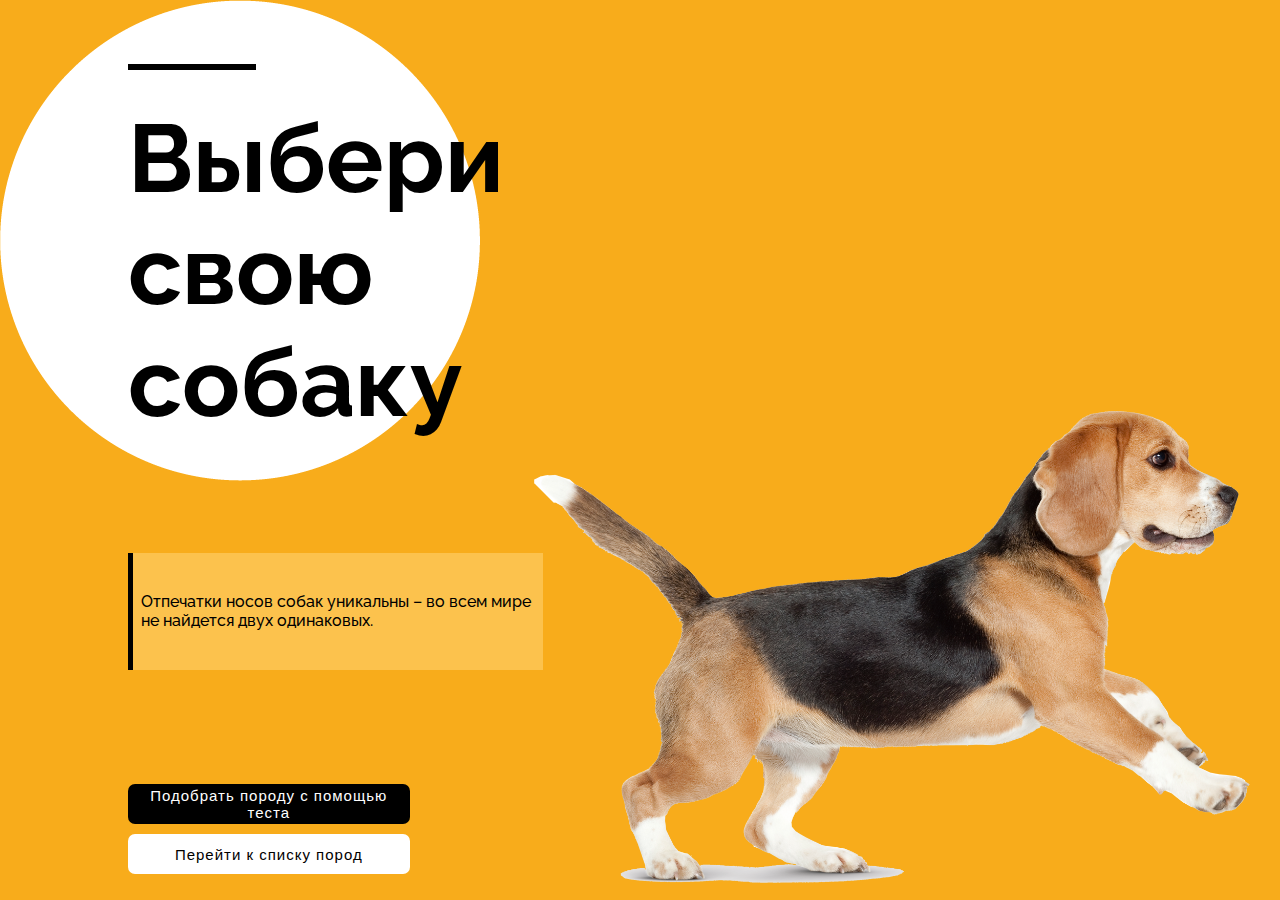
<file: index.html>
<!DOCTYPE html>
    <head>
        <meta charset = "UTF-8">
        <meta name="viewport" content="width=device-width,initial-scale=1">
        <link rel="stylesheet" type="text/css" href="styles/style.css">
        <link rel="preconnect" href="https://fonts.gstatic.com">
        <link href="https://fonts.googleapis.com/css2?family=Raleway:ital,wght@0,100;0,200;0,300;0,400;0,500;0,600;0,700;0,800;0,900;1,100;1,200;1,300;1,400;1,500;1,600;1,700;1,800;1,900&display=swap" rel="stylesheet">  
        <link rel="preconnect" href="https://fonts.gstatic.com">
        <link href="https://fonts.googleapis.com/css2?family=Oswald:wght@200;300;400;500&display=swap" rel="stylesheet">
        <script type="text/javascript" src="scripts/jquery-3.6.0.min.js">
        </script><script src="scripts/index.js" type="text/javascript"></script>
        
        <title>Dog's Choice</title>
    </head>
    <body>
        <section class="main">
            <div class="main-left">
                <div class="main-text">
                    <h1 class="main-title"><span id="main-title">Выбери<br>свою<br>собаку</span></h1>
                    <div class="description-div">
                        <h3 class="main-description">
                            <span id="main-description">Отпечатки носов собак уникальны – во всем мире не найдется двух одинаковых.
                            </span>
                        </h3>
                    </div>
                    <div id="button-list">
                    <button class="select-test" id="select-test" type="submit">Подобрать породу с помощью теста</button>
                    <button class="select-test" id="select-list" type="submit" formaction="/contentList.html">Перейти к списку пород</button>
                    </div>
                </div>
            </div>
            
        </section>
    </body>
</html>
</file>
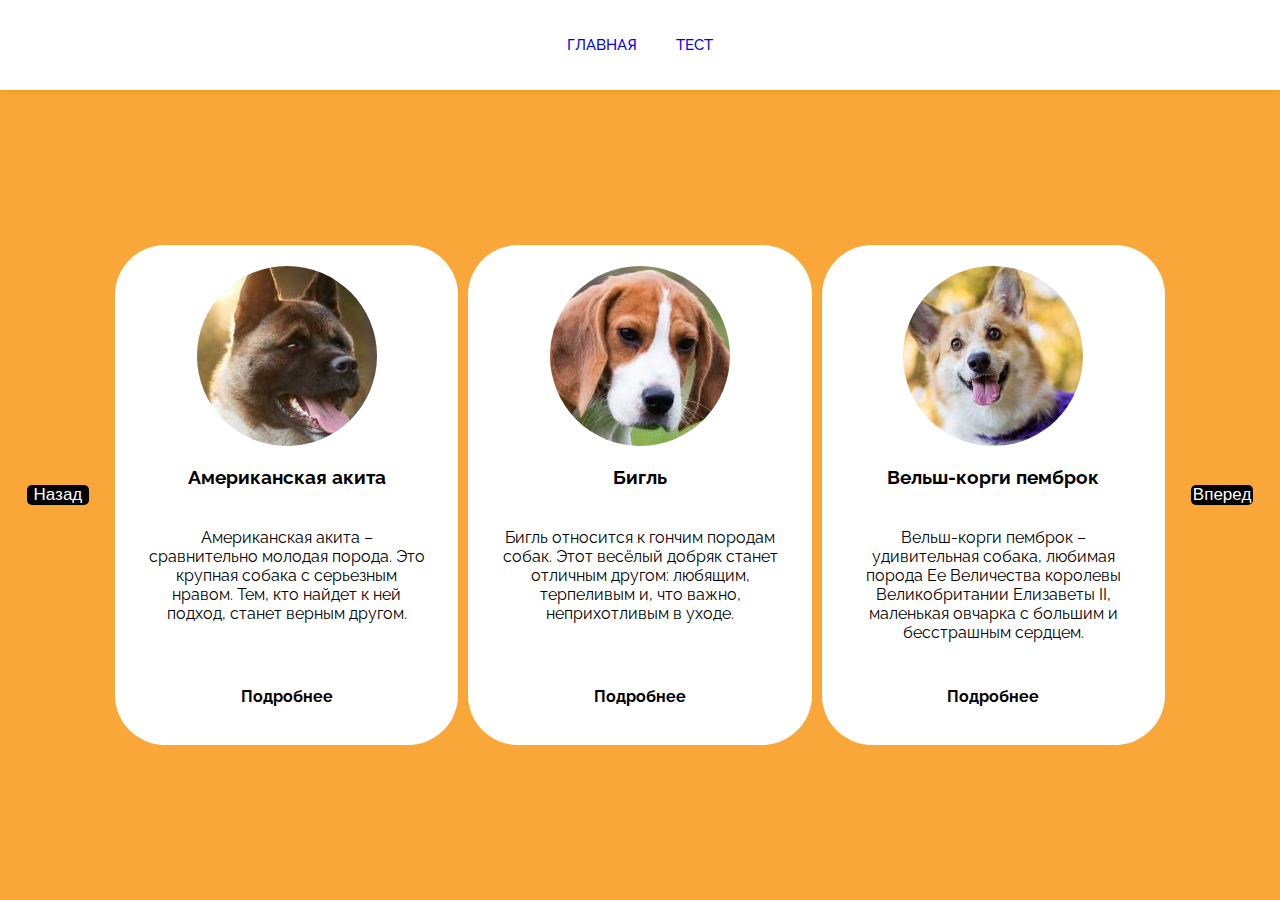
<file: contentList.html>
<!DOCTYPE html>
<html>
    <head>
        <meta charset="utf-8">
        <link rel="stylesheet" type="text/css" href="styles/articles.css">
        <link rel="preconnect" href="https://fonts.gstatic.com">
        <link href="https://fonts.googleapis.com/css2?family=Raleway:ital,wght@0,100;0,200;0,300;0,400;0,500;0,600;0,700;0,800;0,900;1,100;1,200;1,300;1,400;1,500;1,600;1,700;1,800;1,900&display=swap" rel="stylesheet">
        <script type="text/javascript" src="scripts/jquery-3.6.0.min.js"></script>
        <script type="text/javascript" src="scripts/contentList.js"></script>
        <script type="text/javascript" src="scripts/contentList-mobile.js"></script>
        
        
        <title>Список пород</title>
    </head>
    <body>
        <header class="header">
            <nav class="navigation">
                <ul class="header-menu">
                    <li class="header-menu-li"><a href="index.html">Главная</a></li>
                    <li class="header-menu-li"><a href="test.html">Тест</a></li>
                    <!--<li class="header-menu-li"><a href="#">Помощь</a></li>-->
                </ul>
            </nav>
        </header>
        <section class="main">

            <div class="article-galery">

                <button id="back" class="article-select">Назад</button>
                <button id="back-mobile" class="article-select">Назад</button>

            <div class="article" id = "card1">
               <div class="article-image">

               </div> 
               <div class="article-description">
                   <h3 class="article-title">Американская акита</h3>
                   <p class="article-text">
                    Американская акита – сравнительно молодая порода. Это крупная собака с серьезным нравом. 
                    Тем, кто найдет к ней подход, станет верным другом.
                   </p>
                   <h4 class="article-more"><a class="article-more-a" href="articles/american_akita.html">Подробнее</a></h4>
               </div>
            </div>
            <div class="article" id="card2">
                <div class="article-image">
 
                </div> 
                <div class="article-description">
                    <h3 class="article-title">Бигль</h3>
                    <p class="article-text">
                        Бигль относится к гончим породам собак. Этот весёлый добряк 
                        станет отличным другом: любящим, терпеливым и, что важно, неприхотливым в уходе.
                    </p>
                    <h4 class="article-more"><a class="article-more-a" href="articles/bigle.html">Подробнее</a></h4>
                </div>
             </div>
             <div class="article" id = "card3">
                <div class="article-image">
 
                </div> 
                <div class="article-description">
                    <h3 class="article-title">Вельш-корги пемброк</h3>
                    <p class="article-text">
                        Вельш-корги пемброк – удивительная собака, любимая порода Ее Величества 
                        королевы Великобритании Елизаветы ІІ, маленькая овчарка с большим и бесстрашным сердцем.
                    </p>
                    <h4 class="article-more"><a class="article-more-a" href="articles/korgi.html">Подробнее</a></h4>
                </div>
                </div>

                <div class="article" id ="card4">
                    <div class="article-image">
     
                    </div> 
                    <div class="article-description">
                        <h3 class="article-title">Джек-рассел-терьер</h3>
                        <p class="article-text">
                            Джек-рассел-терьер – узнаваемая и популярная порода собак. 
                            Это питомец, с которым вам не придется скучать ни минуты.
                        </p>
                        <h4 class="article-more"><a class="article-more-a" href="articles/djek_rassel.html">Подробнее</a></h4>
                    </div>
                    </div>

                    <div class="article" id ="card5">
                        <div class="article-image">
         
                        </div> 
                        <div class="article-description">
                            <h3 class="article-title">Золотистый ретривер</h3>
                            <p class="article-text">
                                Золотистый ретривер – отличный компаньон и лучший друг охотника. 
                                Добродушен, спокоен, великолепно апортирует подстреленную дичь.
                            </p>
                            <h4 class="article-more"><a class="article-more-a" href="articles/golden.html">
                                Подробнее</a></h4>
                        </div>
                        </div>
                <button id="next" class="article-select">Вперед</button>
                <button id="next-mobile" class="article-select">Вперед</button>
             </div>
        </section>
    </body>
</html>
</file>
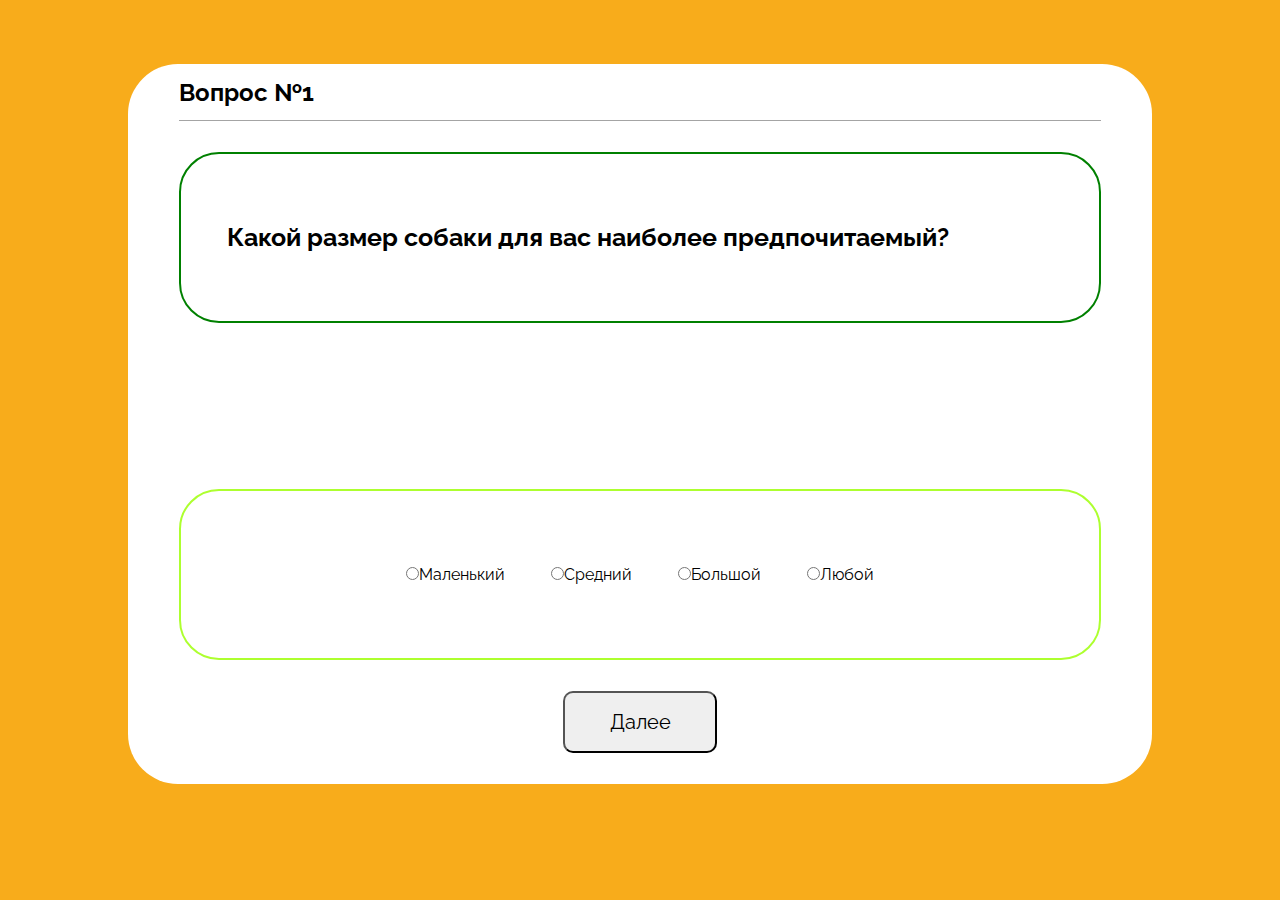
<file: test.html>
<!DOCTYPE html>
<html>
    <head>
        <meta charset="UTF-8">
        <title>Тест</title>
        <link rel="stylesheet" type="text/css" href="styles/test.css">
        <link rel="preconnect" href="https://fonts.gstatic.com">
        <link href="https://fonts.googleapis.com/css2?family=Raleway:ital,wght@0,100;0,200;0,300;0,400;0,500;0,600;0,700;0,800;0,900;1,100;1,200;1,300;1,400;1,500;1,600;1,700;1,800;1,900&display=swap" rel="stylesheet">
        <script src="scripts/jquery-3.6.0.min.js" type="text/javascript"></script>
        <script src="scripts/test.js" type="text/javascript"></script>
    </head>
    <body>
        <section class="main">

                <div class="quest" id="quest-1">
                    <div class="title">
                        <h2 class="numb-quest">Вопрос №1</h2>
                    </div>
                    <div class="other">
                        <div class="question">
                            <h4 class="question-text">Какой размер собаки для вас наиболее предпочитаемый?</h4>
                        </div>

                        <div class="answers">
                
                            <label>
                                <input class="radio" id="radio-1" type="radio" name="quest-1">Маленький
                            </label>

                            <label>
                                <input class="radio" id="radio-2" type="radio" name="quest-1">Средний
                            </label>

                            <label>
                                <input class="radio" id="radio-3" type="radio" name="quest-1">Большой
                            </label>

                            <label>
                                <input class="radio" id="radio-4" type="radio" name="quest-1">Любой
                            </label>

                        </div>
                    </div>
                </div>

            

                <div class="quest" id="quest-2">
                    <div class="title">
                        <h2 class="numb-quest">Вопрос №2</h2>
                    </div>
                    <div class="other">
                        <div class="question">
                            <h4 class="question-text">Насколько по Вашему мнению должны быть 
                                развиты охранные качества?</h4>
                        </div>

                        <div class="answers">
                
                            <label>
                                <input class="radio" id="radio-21" type="radio" name="quest-2">Низко
                            </label>

                            <label>
                                <input class="radio" id="radio-22" type="radio" name="quest-2">Средне
                            </label>

                            <label>
                                <input class="radio" id="radio-23" type="radio" name="quest-2">Сильно
                            </label>

                            <label>
                                <input class="radio" id="radio-24" type="radio" name="quest-2">Неважно
                            </label>
                        </div>
                    </div>
                </div>



                <div class="quest" id="quest-3">
                    <div class="title">
                        <h2 class="numb-quest">Вопрос №3</h2>
                    </div>
                    <div class="other">
                        <div class="question">
                            <h4 class="question-text">Какую стоимость содержания собаки Вы предпочитаете?</h4>
                        </div>

                        <div class="answers">
                
                            <label>
                                <input id="radio-31" class="radio" type="radio" name="quest-3">Низкую
                            </label>

                            <label>
                                <input id="radio-32" class="radio" type="radio" name="quest-3">Среднюю
                            </label>

                            <label>
                                <input id="radio-33" class="radio" type="radio" name="quest-3">Высокую
                            </label>

                            <label>
                                <input id="radio-34" class="radio" type="radio" name="quest-3">Неважно
                            </label>
                        </div>
                    </div>
                </div>

                <div class="quest" id="quest-4">
                    <div class="title">
                        <h2 class="numb-quest">Вопрос №4</h2>
                    </div>
                    <div class="other">
                        <div class="question">
                            <h4 class="question-text">Какой уровень линьки должен быть у Вашей собаки?</h4>
                        </div>

                        <div class="answers">
                
                            <label>
                                <input class="radio" id="radio-41" type="radio" name="quest-3">Низкий
                            </label>

                            <label>
                                <input class="radio" id="radio-42" type="radio" name="quest-3">Средний
                            </label>

                            <label>
                                <input class="radio" id="radio-43" type="radio" name="quest-3">Высокий
                            </label>

                            <label>
                                <input class="radio" id="radio-44" type="radio" name="quest-3">Любой
                            </label>
                        </div>
                    </div>
                </div>


                <div class="quest" id="quest-5">
                    <div class="title">
                        <h2 class="numb-quest">Вопрос №5</h2>
                    </div>
                    <div class="other">
                        <div class="question">
                            <h4 class="question-text">Какой уровень шума собаки Вам не будет мешать?</h4>
                        </div>

                        <div class="answers">
                
                            <label>
                                <input class="radio" id="radio-51" type="radio" name="quest-3">Низкий
                            </label>

                            <label>
                                <input class="radio" id="radio-52" type="radio" name="quest-3">Средний
                            </label>

                            <label>
                                <input class="radio" id="radio-53" type="radio" name="quest-3">Высокий
                            </label>

                            <label>
                                <input class="radio" id="radio-54" type="radio" name="quest-3">Любой
                            </label>
                        </div>
                    </div>
                </div>

            <div class="ok">
                <button class="btn" id="ok">Далее</button>
            </div>



            <div class="result" id="result">
                <div class="answer" id="result-answer">
                    <h2 class="answer-text" id="answer-text"></h2>
                </div>
                <div class="result-btn">
                    <!--<button class="result-btn" id="again"><p class="again-text">Пройти тест ещё раз</p></button>-->
                    <button class="result-btn" id="main-page"><span class="again-text">Вернуться на главную</span></button>
                </div>
            </div>
            
        </section>
        
    </body>
</html>
</file>
<file: styles/style.css>
body, div, h1 {
    margin: 0;
    padding: 0;
    font-family: 'Raleway', sans-serif;
}

@media screen and (min-width: 980px) {
body {
    height: 100vh;
    background-image: url("../img/MainDog.png");
    background-repeat: no-repeat;
    background-size: 60% auto;
    background-color: #F8AC1B;
    background-position-x: right;
    background-position-y: bottom;
}


.main {
    height: 100%;
    width: 100%;
    background-image: url("../img/CircleBack.png");
    background-repeat: no-repeat;
    display: flex;
    animation-name: moveCircle;
    animation-duration: 3s;
    animation-iteration-count: 1;
    animation-fill-mode: forwards;
}

@keyframes moveCircle {
    from {
        background-size: 10%;
    }
    to {
        background-size: 30%;
    }
}

.main-left {
    width: 40%;
    height: 100vh;
    flex-direction: column;
    margin-left: 10%;
}
.main-text {
    height: 100%;
    display: flex;
    flex-direction: column;
    justify-content: space-between;
}
.main-title {
    margin-top: 20%;
    font-weight: 700;
    font-size: 6em;
}
#main-title {
    /*padding-top:6px;*/
}
.main-title::before {
    content: "";
    position: absolute;
    display: block;
    width: 10%;
    height: 6px;
    margin-top: -3%;
    background: black;
    animation-name: moveLine;
    animation-duration: 2s;
    animation-iteration-count: 1;
    animation-fill-mode: forwards;
}

@keyframes moveLine {
    from {
        margin-left:-400px;
    }
    to {
        float:left;
    }
}

.description-div {
    margin-top:5%;
    width: 80%;
    height: 13%;
    background-color: rgb(255, 215, 128, 0.5);
    display: flex;
    align-items: center;
    border-left: 5px solid black;
}
.main-description {

    font-size: 16px;
    font-weight: 500;
    align-items: center;
    margin-left: 2%;

}

.select-test {
    display: block;
    width: 55%;
    background-color: black;
    color: white;
    height: 40px;
    outline: none;
    border: none;
    letter-spacing: 1px;
    border-radius: 7px;
    font-size: 15px;
    margin-bottom: 5%;
    margin-top: 5%;
}
.select-test:hover {
    box-shadow: 1px 1px 10px rgb(143, 85, 64);
    transition: 500ms;
    color: #ffd890;
}
#select-list {
    background-color: white;
    color: black;
    margin-top: -3%;
    margin-bottom: 5%;
}
#select-list:active, #select-list:focus{
    border: 1px solid black;
    transition:none;
}
.select-test:active {
    transition: none;
    border: 1px solid #F8AC1B;
}
}
@media screen and (max-width: 980px) {
    body {
        height: 100%;
        width: 100%;
        background-color: #F8AC1B;
    }
    .main-text {
        height: 100vh;
        width: 100%;
        display: flex;
        flex-direction: column;
        justify-content: space-between;
        background-image: url("../img/mobiledog.png");
        background-size: 30%;
        background-position-y: 37%;
        background-position-x: 90%;
        background-repeat: no-repeat;
    }
    .main-title {
        font-size: 4em;
        justify-content: center;
        background-image: url("../img/CircleBack.png");
        background-repeat: no-repeat;
        background-size: 30%;
        background-position:top;
        background-position-x:15%;
        background-position-y: -20%;
    }
    #main-title {
        display: block;
        width: 50%;
        text-align: center;
        margin: 0 auto;
        margin-top: 10%;
    }
    .description-div {
        background-color: rgb(255, 215, 128, 0.5);
        border: 2px solid black;
        border-style: dashed;
        border-radius: 3px;
        width: 80%;
        height: 12vh;
        margin: 0 auto;
    }
    #button-list {
        display: flex;
        flex-direction: column;
        margin: 0 auto;
        width: 80%;
        height: 30%;
        justify-content: flex-end;
    }
    .select-test {
        margin-bottom: 5%;
        height: 20%;
        background-color: black;
        color: white;
        outline: none;
        border: none;
        letter-spacing: 1px;
        border-radius: 7px;
        font-size: 1em;
    }
    #select-list {
        background-color: white;
        color: black;
    }
}
</file>
<file: styles/articles.css>
* {
    margin: 0;
    padding: 0;
    box-sizing: border-box;
}
.body {
    height: 100vh;
    width: 100vh;
    font-family: 'Raleway', sans-serif;
}
.header {
    height: 10vh;
    box-shadow: 0 0 10px 1px #8681769f;
    transition: 500ms;
    font-family: 'Raleway', sans-serif;
    width: 100%;
    background-color: white;
}
.header:hover {
    box-shadow: 0 0 7px 1px #f8ab1b;
    transition: 500ms;
}
.navigation {
    height: 100%;
}
.header-menu{
    height: 100%;
    display: flex;
    justify-content: center;
    align-items: center;

}
.header-menu-li {
    text-transform: uppercase;
    list-style-type: none;
    font-size: 15px;
    font-weight: 500;
}
.header-menu-li + .header-menu-li {
    margin-left: 3%;  
}
.header-menu-li:hover {
    text-shadow: 0 0 8px #f8ab1ba4;
    transition: 500ms;
}
.header-menu-li:active, .header-menu-li:focus {
    border-bottom: 1px solid #f8ab1ba4;
    transition: none;
}
a {
    text-decoration: none;
}
a:hover, a:visited, a:focus, a:active {
    color: black;
}
.article-select {
    background-color: black;
    color: white;
    width: 5%;
    outline: none;
    border: none;
    font-size: 17px;
    border-radius: 5px;
    margin-left: 2%;
    margin-right: 2%;
}
@media screen and (min-width: 980px) {
.main {
    width: 100%;
    height: 90vh;
    background-color: #f88e02c7;
    border: 1px solid transparent;
}

.article {
    width: 350px;
    height: 500px;
    background-color: white;
    border-radius: 50px;
    border: 1px solid transparent;
    display: inline-block;
}
.article-image{
    width: 180px;
    height: 180px;
    background-image: url("../img/picture1.jpg");
    background-position: center;
    border-radius: 50%;
    margin: auto;
    margin-top: 20px;
}
#card1 .article-image {
    background-image: url('../img/e881aa3e59df6650a093dd15e28deb9d.jpg');
}
#card2 .article-image {
    background-image: url('../img/бигль.jpg');
}
#card3 .article-image {
    background-image: url('../img/корги.jpg');
}
#card4 .article-image {
    background-image: url('../img/джекс\ рассел.jpg');
}
#card5 .article-image {
    background-image: url('../img/golden.jpg');
}
.article-description {
    width: 280px;
    height: 240px;     
    display: flex;
    flex-direction: column;
    font-family: 'Raleway', sans-serif;
    position:relative;
    margin: auto;
    margin-top: 20px;
}
.article-title {
    text-align: center;
}
.article-text {   
    text-align: center;
    margin-top: 40px;
}
.article-more{
    position:absolute;
    bottom: 0;
    width: 100%;
    text-align: center;
}
.article-more-a {
    text-decoration: none;
    color: black;
}
.article-more-a:hover {
    color: #f88e02c7;
    transition: 500ms;
}

.article-galery {
    display: flex;
    justify-content: center;
    height: 100%;
    align-items: center;
}
#card4 {
    display: none;
}
#card5 {
    display: none;
    
}
#back-mobile {
    display: none;
}
#next-mobile {
    display: none;
}
}


@media screen and (max-width: 980px) {
    .main {
        width: 100%;
        height: 90vh;
        background-color: #f88e02c7;
        border: 1px solid transparent;
    }
    
    .article {
        width: 350px;
        height: 500px;
        background-color: white;
        border-radius: 50px;
        border: 1px solid transparent;
        display: inline-block;
    }
    .article-image{
        width: 180px;
        height: 180px;
        background-image: url("../img/picture1.jpg");
        border-radius: 50%;
        margin: auto;
        margin-top: 20px;
    }
    .article-description {
        width: 280px;
        height: 240px;     
        display: flex;
        flex-direction: column;
        font-family: 'Raleway', sans-serif;
        position:relative;
        margin: auto;
        margin-top: 20px;
    }
    .article-title {
        text-align: center;
    }
    .article-text {   
        text-align: center;
        margin-top: 40px;
    }
    .article-more{
        position:absolute;
        bottom: 0;
        width: 100%;
        text-align: center;
    }
    .article-more-a {
        text-decoration: none;
        color: black;
    }
    .article-more-a:hover {
        color: #f88e02c7;
        transition: 500ms;
    }
    
    .article-galery {
        display: flex;
        justify-content: center;
        height: 100%;
        align-items: center;
    }
    #card2 {
        display: none;
    }
    #card3 {
        display: none;
    }
    #card4 {
        display: none;
    }
    #card5 {
        display: none;
        
    }

    #card1 .article-image {
    background-image: url('../img/e881aa3e59df6650a093dd15e28deb9d.jpg');
}
#card2 .article-image {
    background-image: url('../img/бигль.jpg');
}
#card3 .article-image {
    background-image: url('../img/корги.jpg');
}
#card4 .article-image {
    background-image: url('../img/джекс\ рассел.jpg');
}
#card5 .article-image {
    background-image: url('../img/golden.jpg');
}

    #back {
        display: none;
    }
    #next {
        display: none;
    }
    }
</file>
<file: styles/test.css>
* {
    font-family: 'Raleway', sans-serif;
    margin: 0;
    padding: 0;
    box-sizing: border-box;
}
body {
    width: 100%;
    height: 100%;
    display: flex;
    background-color: #F8AC1B;
    justify-content: center;
}
.main {
    display: flex;
    height: 80vh;
    width: 80%;
    background-color: white;
    border-radius: 50px;
    margin-top: 5%;
    flex-direction: column;
}
.obert {
    background-color: aqua;
    height: 80%;
}
.quest {
    height: 100%;
    width: 100%;
    display: flex;
    flex-direction: column;
}
.title {
    width: 90%;
    height: 10%;
    margin: 0 auto;
    display: flex;
    border-bottom: 1px solid rgba(128, 128, 128, 0.712);
    align-items: center;

}
.other {
    width: 100%;
    height: 100%;
    display: flex;
    flex-direction: column;
    justify-content: space-between;
}
.question {
    border: 2px solid green;
    width: 90%;
    height: 30%;
    margin: 0 auto;
    margin-top: 3%;
    border-radius: 40px;
    display: flex;
    align-items: center;
}
.answers {
    border: 2px solid greenyellow; 
    width: 90%;
    height: 30%;
    margin: 0 auto;
    margin-bottom: 3%;
    border-radius: 40px;
    display: flex;
    justify-content: center;
    align-items: center;
}
.question-text {
    width: 90%;
    margin: 0 auto;
    font-size: 25px;
}

.ok {
    width: 15%;
    height: 10%;
    margin: auto;
    margin-bottom: 3%;
}
#ok {
    width: 100%;
    height: 100%;
    border-radius: 10px;
    font-size: 20px;
}
#quest-2, #quest-3, #quest-4, #quest-5  {
    display: none;
}
label+label {
    margin-left: 5%;
}
.result {
    display: none;
    height: 100%;
    width: 100%;
    flex-direction: column;
    justify-content: space-between;

}
.answer {
    width: 90%;
    height: 50%;
    display: flex;
    border: 2px solid greenyellow; 
    margin: 0 auto;
    border-radius: 40px;
    flex-direction: column;
    
}
.answer-text {
    margin-top: 10%;
    text-align: center;
    align-items: center;
    
}
.result-btn {
    font-size: 20px;
    width: 50%;
    height: 35%;
    display: flex;
    flex-direction: column;
    margin: 0 auto;
    justify-content: space-between;
    margin-bottom: 3%;
}
.again-text {
    display: flex;
    margin: auto;
}
.result-btn {
    text-align: center;
    border-radius: 10px;
}
</file>
